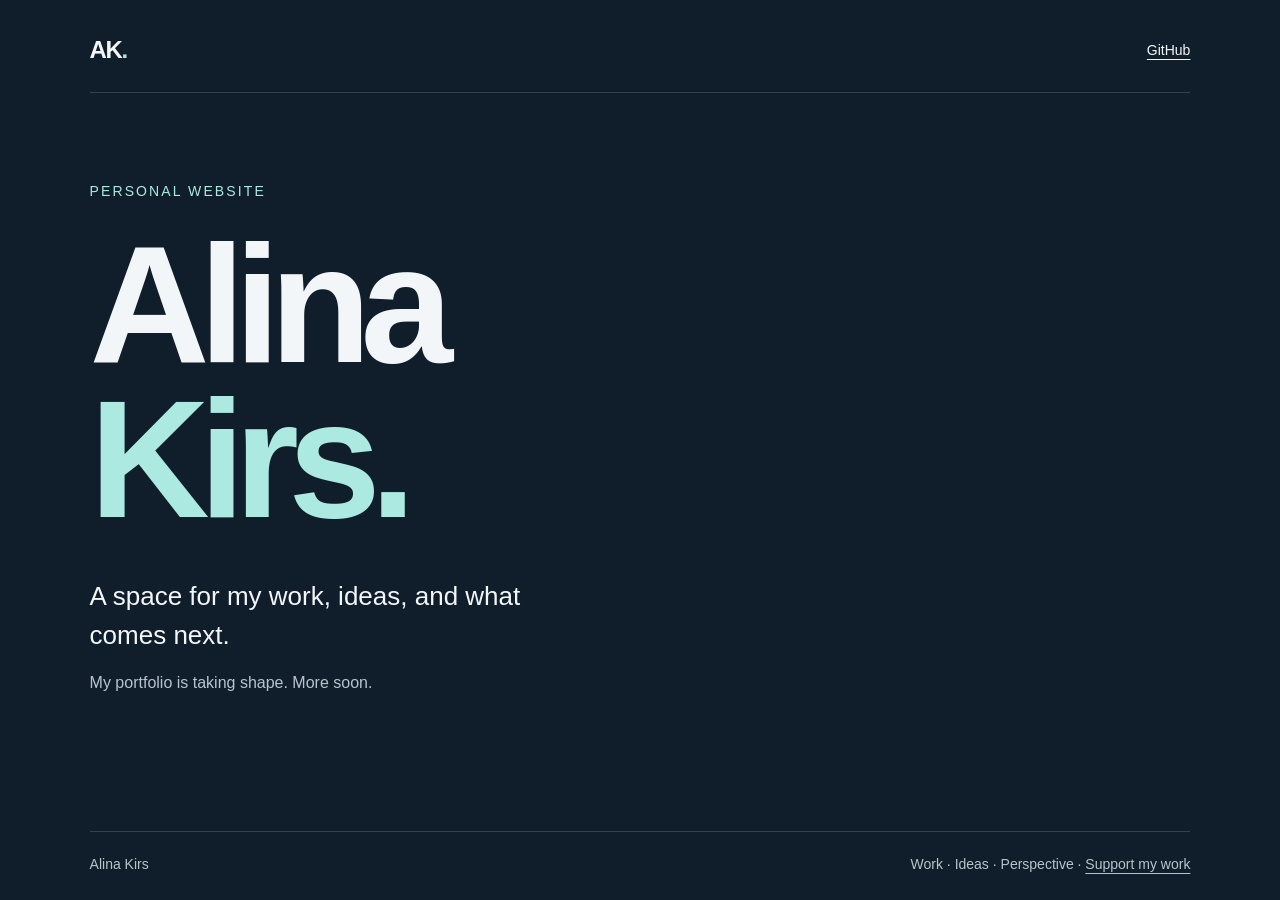
<file: index.html>
<!doctype html>
<html lang="en">
  <head>
    <meta charset="utf-8">
    <meta name="viewport" content="width=device-width, initial-scale=1">
    <meta name="description" content="The personal website of Alina Kirs.">
    <meta name="theme-color" content="#101e2b">
    <title>Alina Kirs | Personal Website</title>
    <link rel="icon" href="favicon.svg" type="image/svg+xml">
    <link rel="stylesheet" href="styles.css">
  </head>
  <body>
    <a class="skip-link" href="#main">Skip to content</a>
    <div class="page">
      <header>
        <a class="monogram" href="./" aria-label="Alina Kirs home">AK<span>.</span></a>
        <a class="profile-link" href="https://github.com/Kirsalina">GitHub</a>
      </header>
      <main id="main">
        <p class="eyebrow">Personal website</p>
        <h1>Alina<br><span>Kirs.</span></h1>
        <div class="intro">
          <p>A space for my work, ideas, and what comes next.</p>
          <p class="secondary">My portfolio is taking shape. More soon.</p>
        </div>
      </main>
      <footer>
        <span>Alina Kirs</span>
        <span>Work · Ideas · Perspective · <a href="support/">Support my work</a></span>
      </footer>
    </div>
  </body>
</html>
</file>
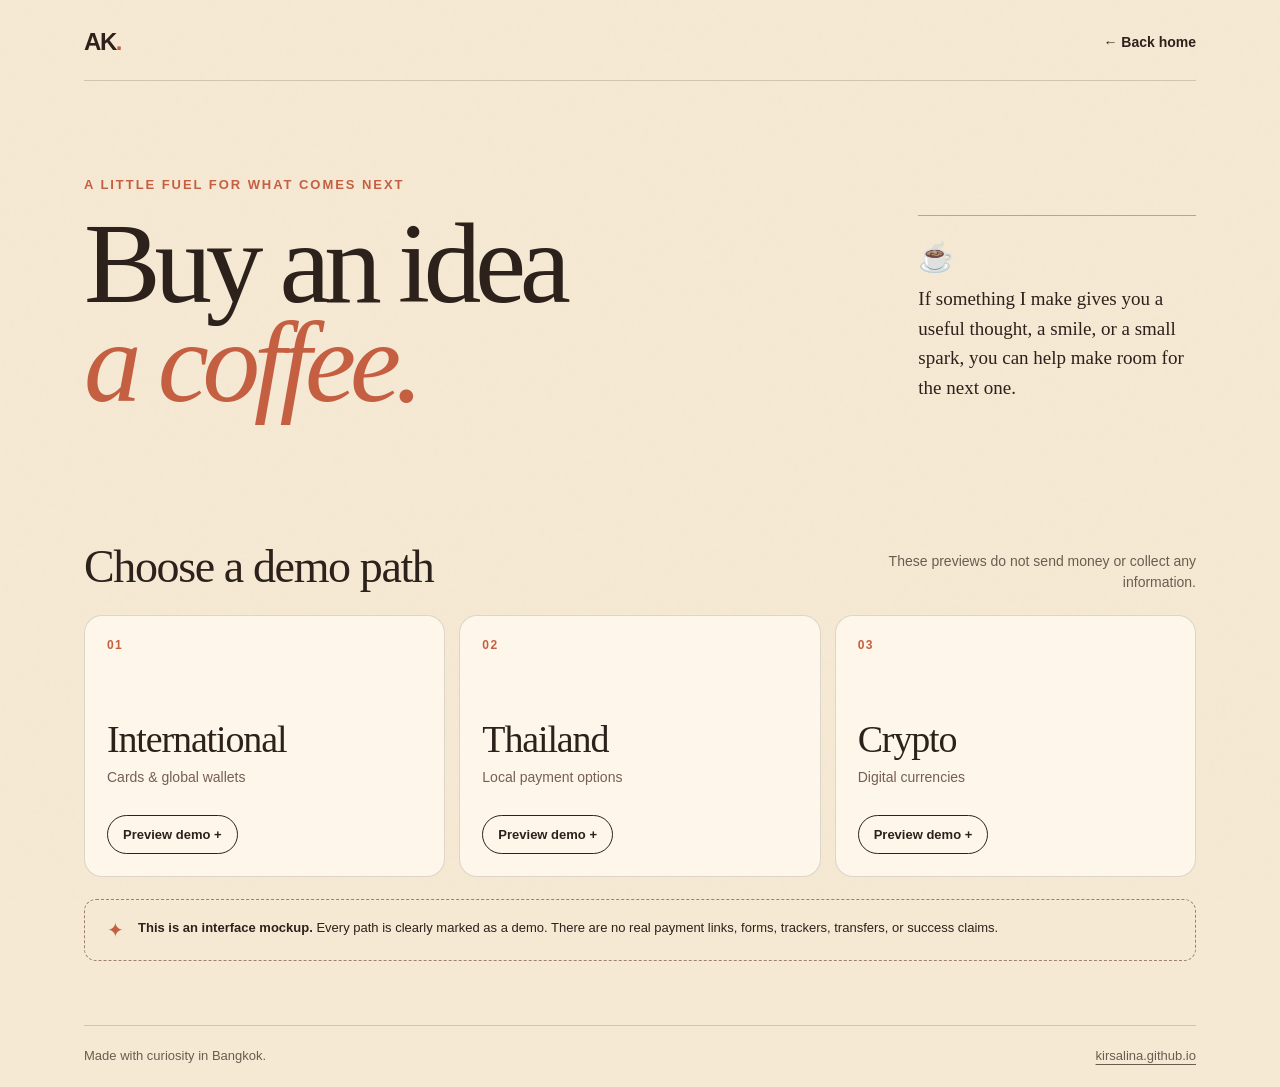
<file: support/index.html>
<!doctype html>
<html lang="en">
  <head>
    <meta charset="utf-8">
    <meta name="viewport" content="width=device-width, initial-scale=1">
    <meta name="description" content="A demo support page for Alina Kirs: coffee, new ideas, and three preview-only ways to help.">
    <meta name="theme-color" content="#f6e9d4">
    <title>Support Alina Kirs</title>
    <link rel="icon" href="../favicon.svg" type="image/svg+xml">
    <link rel="stylesheet" href="../styles.css">
  </head>
  <body class="support-page">
    <a class="skip-link" href="#main">Skip to content</a>
    <div class="support-shell">
      <header class="support-header">
        <a class="monogram" href="../" aria-label="Alina Kirs home">AK<span>.</span></a>
        <a class="back-link" href="../"><span aria-hidden="true">←</span> Back home</a>
      </header>

      <main id="main" class="support-main">
        <section class="support-hero" aria-labelledby="support-title">
          <div>
            <p class="support-kicker">A little fuel for what comes next</p>
            <h1 id="support-title">Buy an idea<br><em>a coffee.</em></h1>
          </div>
          <div class="support-note">
            <span class="coffee-mark" aria-hidden="true">☕</span>
            <p>If something I make gives you a useful thought, a smile, or a small spark, you can help make room for the next one.</p>
          </div>
        </section>

        <section class="support-options" aria-labelledby="options-title">
          <div class="section-heading">
            <h2 id="options-title">Choose a demo path</h2>
            <p>These previews do not send money or collect any information.</p>
          </div>

          <div class="support-grid">
            <details class="support-card">
              <summary>
                <span class="card-number">01</span>
                <span class="card-copy">
                  <strong>International</strong>
                  <span>Cards &amp; global wallets</span>
                </span>
                <span class="preview-button">Preview demo</span>
              </summary>
              <div class="demo-message">
                <strong>Preview only.</strong> A future version could open a trusted international payment provider. Nothing was sent, and no details were collected.
              </div>
            </details>

            <details class="support-card">
              <summary>
                <span class="card-number">02</span>
                <span class="card-copy">
                  <strong>Thailand</strong>
                  <span>Local payment options</span>
                </span>
                <span class="preview-button">Preview demo</span>
              </summary>
              <div class="demo-message">
                <strong>Preview only.</strong> A future version could show a secure local payment option. Nothing was sent, and no recipient or account details are displayed.
              </div>
            </details>

            <details class="support-card">
              <summary>
                <span class="card-number">03</span>
                <span class="card-copy">
                  <strong>Crypto</strong>
                  <span>Digital currencies</span>
                </span>
                <span class="preview-button">Preview demo</span>
              </summary>
              <div class="demo-message">
                <strong>Preview only.</strong> A future version could list supported networks and a verified address. No wallet address, key, or transaction is present here.
              </div>
            </details>
          </div>
        </section>

        <aside class="demo-disclaimer" aria-label="Demo notice">
          <span aria-hidden="true">✦</span>
          <p><strong>This is an interface mockup.</strong> Every path is clearly marked as a demo. There are no real payment links, forms, trackers, transfers, or success claims.</p>
        </aside>
      </main>

      <footer class="support-footer">
        <span>Made with curiosity in Bangkok.</span>
        <a href="../">kirsalina.github.io</a>
      </footer>
    </div>
  </body>
</html>
</file>
<file: styles.css>
:root { color-scheme: dark; font-family: -apple-system, BlinkMacSystemFont, "Segoe UI", sans-serif; background: #101e2b; color: #f3f6f8; }
* { box-sizing: border-box; }
body { margin: 0; }
a { color: inherit; text-underline-offset: .3em; }
a:focus-visible { outline: 2px solid #ace9e1; outline-offset: 6px; }
.page { max-width: 1440px; min-height: 100svh; margin: auto; padding: 36px clamp(24px, 7vw, 104px) 28px; display: flex; flex-direction: column; }
header, footer { display: flex; justify-content: space-between; align-items: center; gap: 24px; }
header { padding-bottom: 28px; border-bottom: 1px solid #ffffff26; }
.monogram { font-size: 24px; font-weight: 750; text-decoration: none; letter-spacing: -.06em; }
.monogram span { color: #ace9e1; }
.profile-link { font-size: 14px; }
main { flex: 1; padding: clamp(56px, 10vh, 120px) 0; }
.eyebrow { color: #ace9e1; font-size: 14px; letter-spacing: .15em; text-transform: uppercase; margin: 0 0 28px; }
h1 { font-size: clamp(76px, 13vw, 176px); line-height: .93; letter-spacing: -.065em; font-weight: 650; margin: 0; }
h1 span { color: #ace9e1; }
.intro { max-width: 480px; margin-top: 40px; }
.intro p { font-size: clamp(20px, 2.3vw, 26px); line-height: 1.5; margin: 0; }
.intro .secondary { color: #b8c3cc; font-size: 16px; margin-top: 16px; }
footer { border-top: 1px solid #ffffff26; padding-top: 24px; font-size: 14px; color: #b8c3cc; }
.skip-link { position: absolute; top: -100px; left: 24px; background: #f3f6f8; color: #101e2b; padding: 12px; }
.skip-link:focus { top: 12px; }
@media (max-width: 480px) { .page { padding-top: 24px; } footer { align-items: flex-start; flex-direction: column; gap: 10px; } }

/* Support page */
.support-page {
  --cream: #f6e9d4;
  --ink: #2d211b;
  --terracotta: #c55f42;
  --sun: #edb85b;
  --paper: #fffaf0;
  color-scheme: light;
  background: var(--cream);
  color: var(--ink);
}
.support-page::before {
  content: "";
  position: fixed;
  inset: 0;
  pointer-events: none;
  opacity: .22;
  background-image: url("data:image/svg+xml,%3Csvg viewBox='0 0 180 180' xmlns='http://www.w3.org/2000/svg'%3E%3Cfilter id='n'%3E%3CfeTurbulence type='fractalNoise' baseFrequency='.9' numOctaves='2' stitchTiles='stitch'/%3E%3C/filter%3E%3Crect width='100%25' height='100%25' filter='url(%23n)' opacity='.09'/%3E%3C/svg%3E");
}
.support-page a:focus-visible,
.support-page summary:focus-visible { outline-color: var(--terracotta); }
.support-page .skip-link { z-index: 10; background: var(--ink); color: var(--paper); }
.support-shell { position: relative; max-width: 1240px; min-height: 100svh; margin: auto; padding: 28px clamp(20px, 5vw, 72px) 24px; display: flex; flex-direction: column; }
.support-header, .support-footer { display: flex; justify-content: space-between; align-items: center; gap: 24px; }
.support-header { padding-bottom: 24px; border-bottom: 1px solid #2d211b2e; }
.support-header .monogram span { color: var(--terracotta); }
.back-link { font-size: 14px; font-weight: 650; text-decoration: none; }
.back-link:hover { text-decoration: underline; }
.support-main { flex: 1; padding: clamp(52px, 8vw, 96px) 0 64px; }
.support-hero { display: grid; grid-template-columns: minmax(0, 1.45fr) minmax(260px, .55fr); gap: clamp(40px, 8vw, 112px); align-items: end; }
.support-kicker { margin: 0 0 22px; color: var(--terracotta); font-size: 13px; font-weight: 750; letter-spacing: .15em; text-transform: uppercase; }
.support-page h1 { max-width: 850px; font-family: Georgia, "Times New Roman", serif; font-size: clamp(58px, 9vw, 122px); line-height: .86; letter-spacing: -.055em; font-weight: 500; }
.support-page h1 em { color: var(--terracotta); font-weight: 500; }
.support-note { padding: 24px 0 10px; border-top: 1px solid #2d211b54; }
.support-note p { margin: 10px 0 0; font-family: Georgia, "Times New Roman", serif; font-size: 19px; line-height: 1.55; }
.coffee-mark { display: block; font-size: 29px; }
.support-options { margin-top: clamp(72px, 10vw, 130px); }
.section-heading { display: flex; justify-content: space-between; align-items: end; gap: 28px; margin-bottom: 22px; }
.section-heading h2 { margin: 0; font-family: Georgia, "Times New Roman", serif; font-size: clamp(30px, 4vw, 46px); font-weight: 500; letter-spacing: -.03em; }
.section-heading p { max-width: 350px; margin: 0; color: #6e5b50; font-size: 14px; line-height: 1.5; text-align: right; }
.support-grid { display: grid; grid-template-columns: repeat(3, minmax(0, 1fr)); gap: 14px; }
.support-card { min-width: 0; background: #fffaf0c7; background: color-mix(in srgb, var(--paper) 78%, transparent); border: 1px solid #2d211b28; border-radius: 18px; overflow: hidden; transition: transform .2s ease, box-shadow .2s ease; }
.support-card:hover { transform: translateY(-3px); box-shadow: 0 18px 38px #63412b18; }
.support-card[open] { background: var(--paper); }
.support-card summary { min-height: 260px; padding: 22px; display: flex; flex-direction: column; cursor: pointer; list-style: none; }
.support-card summary::-webkit-details-marker { display: none; }
.card-number { color: var(--terracotta); font-size: 12px; font-weight: 800; letter-spacing: .12em; }
.card-copy { margin: auto 0 30px; display: flex; flex-direction: column; gap: 8px; }
.card-copy strong { font-family: Georgia, "Times New Roman", serif; font-size: clamp(28px, 3vw, 38px); font-weight: 500; letter-spacing: -.03em; }
.card-copy span { color: #765f51; font-size: 14px; }
.preview-button { align-self: flex-start; padding: 11px 15px; border: 1px solid currentColor; border-radius: 999px; font-size: 13px; font-weight: 750; }
.preview-button::after { content: " +"; }
.support-card[open] .preview-button { background: var(--ink); color: var(--paper); }
.support-card[open] .preview-button::after { content: " −"; }
.demo-message { margin: 0 22px 22px; padding: 16px; border-radius: 10px; background: #edb85b2b; color: #5e493d; font-size: 14px; line-height: 1.55; }
.demo-message strong { color: var(--ink); }
.demo-disclaimer { margin-top: 22px; padding: 18px 22px; display: flex; gap: 14px; align-items: flex-start; border: 1px dashed #9f806c; border-radius: 12px; }
.demo-disclaimer > span { color: var(--terracotta); font-size: 20px; }
.demo-disclaimer p { margin: 0; font-size: 13px; line-height: 1.6; }
.support-footer { padding-top: 22px; border-top: 1px solid #2d211b2e; color: #6e5b50; font-size: 13px; }

@media (max-width: 800px) {
  .support-hero { grid-template-columns: 1fr; }
  .support-note { max-width: 500px; }
  .support-grid { grid-template-columns: 1fr; }
  .support-card summary { min-height: 210px; }
}
@media (max-width: 520px) {
  .support-shell { padding-top: 20px; }
  .support-main { padding-top: 44px; }
  .support-page h1 { font-size: clamp(50px, 17vw, 76px); }
  .section-heading { align-items: flex-start; flex-direction: column; gap: 10px; }
  .section-heading p { text-align: left; }
  .support-card summary { min-height: 190px; }
  .support-footer { align-items: flex-start; flex-direction: column; gap: 10px; }
}
@media (prefers-reduced-motion: reduce) {
  .support-card { transition: none; }
}
</file>
